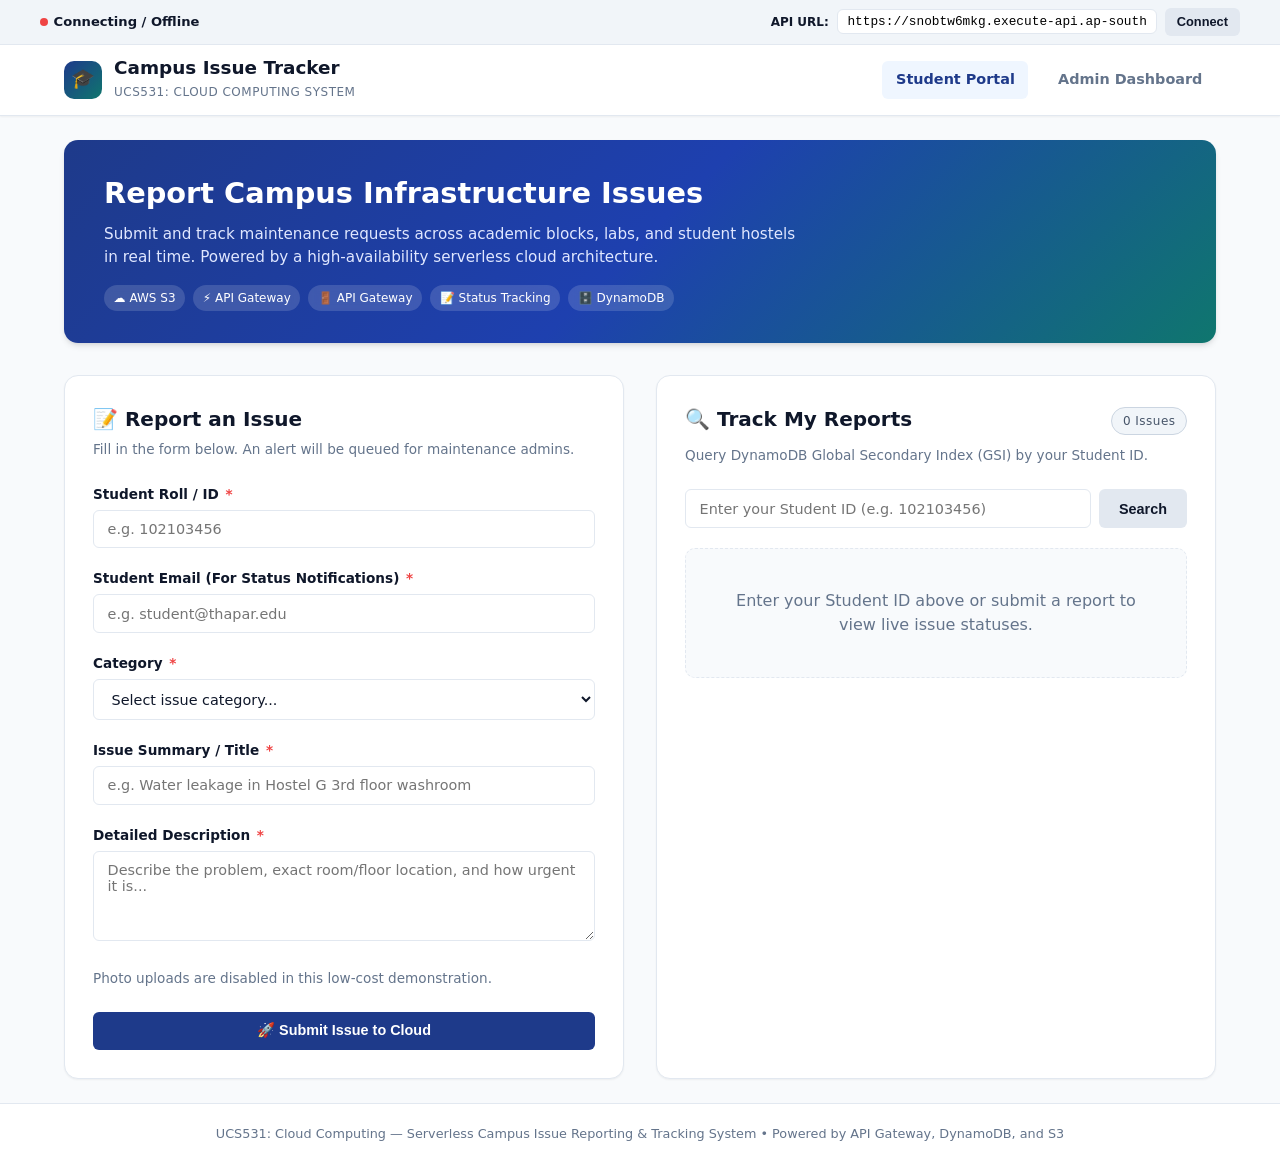
<file: frontend/index.html>
<!DOCTYPE html>
<html lang="en">
<head>
  <meta charset="UTF-8">
  <meta name="viewport" content="width=device-width, initial-scale=1.0">
  <title>Campus Issue Reporting & Tracking Portal | Student View</title>
  <link rel="stylesheet" href="style.css">
</head>
<body>

  <!-- Top API Configuration Bar -->
  <div class="api-bar">
    <div class="api-bar-container">
      <div class="api-status">
        <span class="status-dot offline" id="api-status-dot"></span>
        <span id="api-status-text">Checking AWS API Gateway...</span>
      </div>
      <div class="api-input-group">
        <label for="api-base-url-input" style="font-weight:600; font-size:0.75rem;">API URL:</label>
        <input type="text" id="api-base-url-input" class="api-input" placeholder="https://api-id.execute-api.region.amazonaws.com/dev">
        <button id="api-save-btn" class="btn btn-secondary btn-sm">Connect</button>
      </div>
    </div>
  </div>

  <!-- Navigation Bar -->
  <header class="navbar">
    <div class="nav-container">
      <a href="index.html" class="brand">
        <div class="brand-icon">🎓</div>
        <div class="brand-text">
          <h1>Campus Issue Tracker</h1>
          <span>UCS531: Cloud Computing System</span>
        </div>
      </a>
      <nav class="nav-links">
        <a href="index.html" class="nav-link active">Student Portal</a>
        <a href="admin.html" class="nav-link">Admin Dashboard</a>
      </nav>
    </div>
  </header>

  <!-- Main Content Container -->
  <main class="main-content">
    <!-- Hero Banner -->
    <div class="hero">
      <h2>Report Campus Infrastructure Issues</h2>
      <p>Submit and track maintenance requests across academic blocks, labs, and student hostels in real time. Powered by a high-availability serverless cloud architecture.</p>
      <div class="hero-tags">
        <span class="hero-tag">☁️ AWS S3</span>
        <span class="hero-tag">⚡ API Gateway</span>
        <span class="hero-tag">🚪 API Gateway</span>
        <span class="hero-tag">📝 Status Tracking</span>
        <span class="hero-tag">🗄️ DynamoDB</span>
      </div>
    </div>

    <!-- Student View Grid -->
    <div class="grid-2">

      <!-- Column 1: Submit Issue Form -->
      <section class="card">
        <h3 class="card-title">📝 Report an Issue</h3>
        <p class="card-subtitle">Fill in the form below. An alert will be queued for maintenance admins.</p>

        <form id="issue-form">
          <div class="form-group">
            <label class="form-label" for="student-id">Student Roll / ID <span class="required">*</span></label>
            <input type="text" id="student-id" class="form-control" placeholder="e.g. 102103456" required>
          </div>

          <div class="form-group">
            <label class="form-label" for="student-email">Student Email (For Status Notifications) <span class="required">*</span></label>
            <input type="email" id="student-email" class="form-control" placeholder="e.g. student@thapar.edu" required>
          </div>

          <div class="form-group">
            <label class="form-label" for="category">Category <span class="required">*</span></label>
            <select id="category" class="form-control" required>
              <option value="" disabled selected>Select issue category...</option>
              <option value="Electrical">Electrical (Lights, Fans, ACs, Switches)</option>
              <option value="Network">Network & Wi-Fi Connectivity</option>
              <option value="Plumbing">Plumbing & Water Supply</option>
              <option value="Hostel Maintenance">Hostel Maintenance & Cleaning</option>
              <option value="Furniture">Furniture & Carpentry</option>
              <option value="Lab Equipment">Lab & Classroom Equipment</option>
              <option value="Other">Other Issues</option>
            </select>
          </div>

          <div class="form-group">
            <label class="form-label" for="title">Issue Summary / Title <span class="required">*</span></label>
            <input type="text" id="title" class="form-control" placeholder="e.g. Water leakage in Hostel G 3rd floor washroom" required>
          </div>

          <div class="form-group">
            <label class="form-label" for="description">Detailed Description <span class="required">*</span></label>
            <textarea id="description" class="form-control" placeholder="Describe the problem, exact room/floor location, and how urgent it is..." required></textarea>
          </div>

          <div class="form-group">
            <p class="card-subtitle">Photo uploads are disabled in this low-cost demonstration.</p>
          </div>

          <button type="submit" id="submit-issue-btn" class="btn btn-primary btn-full">
            🚀 Submit Issue to Cloud
          </button>
        </form>
      </section>

      <!-- Column 2: Track Previously Submitted Issues -->
      <section class="card">
        <div style="display:flex; justify-content:space-between; align-items:center; margin-bottom: 0.35rem;">
          <h3 class="card-title">🔍 Track My Reports</h3>
          <span class="badge badge-category" id="student-issues-count">0 Issues</span>
        </div>
        <p class="card-subtitle">Query DynamoDB Global Secondary Index (GSI) by your Student ID.</p>

        <div style="display:flex; gap:0.5rem; margin-bottom: 1.25rem;">
          <input type="text" id="track-student-id" class="form-control" placeholder="Enter your Student ID (e.g. 102103456)">
          <button id="track-btn" class="btn btn-secondary" style="white-space:nowrap;">Search</button>
        </div>

        <!-- Issue Feed Container -->
        <div id="student-issues-container" class="issues-feed">
          <div style="text-align:center; padding: 2.5rem; background: #f8fafc; border: 1px dashed var(--border); border-radius: var(--radius-md); color: var(--text-muted);">
            Enter your Student ID above or submit a report to view live issue statuses.
          </div>
        </div>
      </section>

    </div>
  </main>

  <!-- Footer -->
  <footer>
    UCS531: Cloud Computing — Serverless Campus Issue Reporting & Tracking System &bull; Powered by API Gateway, DynamoDB, and S3
  </footer>

  <script src="config.js"></script>
  <script src="app.js"></script>
  <script>
    document.addEventListener("DOMContentLoaded", () => {
      initStudentPortal();
    });
  </script>
</body>
</html>
</file>
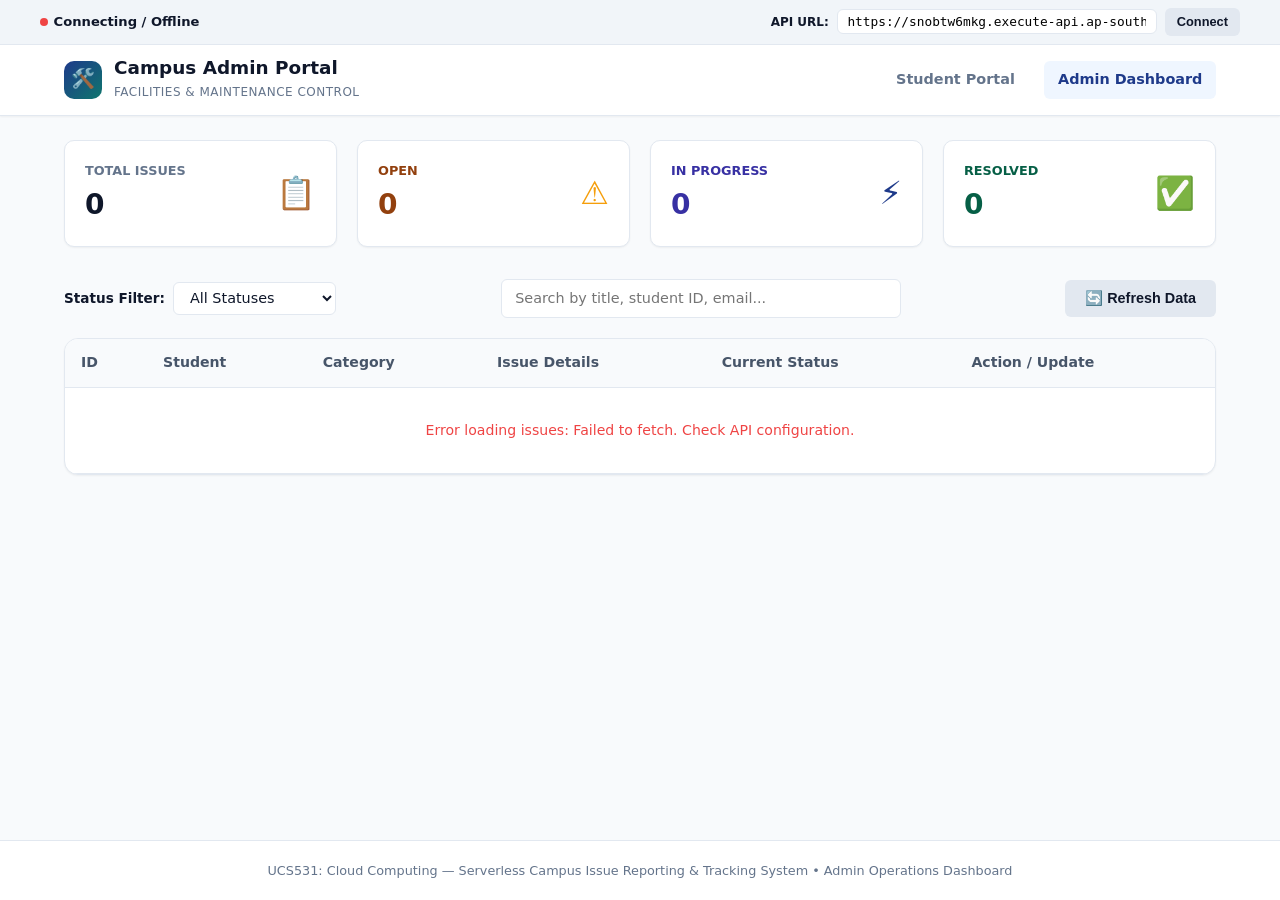
<file: frontend/admin.html>
<!DOCTYPE html>
<html lang="en">
<head>
  <meta charset="UTF-8">
  <meta name="viewport" content="width=device-width, initial-scale=1.0">
  <title>Campus Issue Reporting & Tracking Portal | Admin Dashboard</title>
  <link rel="stylesheet" href="style.css">
</head>
<body>

  <!-- Top API Configuration Bar -->
  <div class="api-bar">
    <div class="api-bar-container">
      <div class="api-status">
        <span class="status-dot offline" id="api-status-dot"></span>
        <span id="api-status-text">Checking AWS API Gateway...</span>
      </div>
      <div class="api-input-group">
        <label for="api-base-url-input" style="font-weight:600; font-size:0.75rem;">API URL:</label>
        <input type="text" id="api-base-url-input" class="api-input" placeholder="https://api-id.execute-api.region.amazonaws.com/dev">
        <button id="api-save-btn" class="btn btn-secondary btn-sm">Connect</button>
      </div>
    </div>
  </div>

  <!-- Navigation Bar -->
  <header class="navbar">
    <div class="nav-container">
      <a href="admin.html" class="brand">
        <div class="brand-icon">🛠️</div>
        <div class="brand-text">
          <h1>Campus Admin Portal</h1>
          <span>Facilities & Maintenance Control</span>
        </div>
      </a>
      <nav class="nav-links">
        <a href="index.html" class="nav-link">Student Portal</a>
        <a href="admin.html" class="nav-link active">Admin Dashboard</a>
      </nav>
    </div>
  </header>

  <!-- Main Content Container -->
  <main class="main-content">

    <!-- Metrics Stat Cards -->
    <section class="metrics-row">
      <div class="metric-card">
        <div>
          <div class="metric-label">Total Issues</div>
          <div class="metric-value" id="metric-total">0</div>
        </div>
        <div style="font-size:2rem; color:var(--text-muted);">📋</div>
      </div>

      <div class="metric-card">
        <div>
          <div class="metric-label" style="color:var(--status-open-text);">Open</div>
          <div class="metric-value" style="color:var(--status-open-text);" id="metric-open">0</div>
        </div>
        <div style="font-size:2rem; color:var(--accent);">⚠️</div>
      </div>

      <div class="metric-card">
        <div>
          <div class="metric-label" style="color:var(--status-progress-text);">In Progress</div>
          <div class="metric-value" style="color:var(--status-progress-text);" id="metric-progress">0</div>
        </div>
        <div style="font-size:2rem; color:var(--primary);">⚡</div>
      </div>

      <div class="metric-card">
        <div>
          <div class="metric-label" style="color:var(--status-resolved-text);">Resolved</div>
          <div class="metric-value" style="color:var(--status-resolved-text);" id="metric-resolved">0</div>
        </div>
        <div style="font-size:2rem; color:var(--success);">✅</div>
      </div>
    </section>

    <!-- Admin Filter & Search Bar -->
    <section class="filter-bar">
      <div class="filter-group">
        <label for="admin-filter-status" style="font-weight:600; font-size:0.85rem;">Status Filter:</label>
        <select id="admin-filter-status" class="form-control" style="width: auto; padding: 0.4rem 0.75rem;">
          <option value="All">All Statuses</option>
          <option value="Open">Open Only</option>
          <option value="In Progress">In Progress Only</option>
          <option value="Resolved">Resolved Only</option>
        </select>
      </div>

      <div class="filter-group" style="flex:1; max-width:400px;">
        <input type="text" id="admin-search-input" class="form-control" placeholder="Search by title, student ID, email...">
      </div>

      <button id="admin-refresh-btn" class="btn btn-secondary">
        🔄 Refresh Data
      </button>
    </section>

    <!-- Issues Table -->
    <section class="table-container">
      <table class="admin-table">
        <thead>
          <tr>
            <th>ID</th>
            <th>Student</th>
            <th>Category</th>
            <th>Issue Details</th>
            <th>Current Status</th>
            <th>Action / Update</th>
          </tr>
        </thead>
        <tbody id="admin-table-body">
          <tr>
            <td colspan="6" style="text-align: center; padding: 2rem; color: var(--text-muted);">
              Connecting to DynamoDB...
            </td>
          </tr>
        </tbody>
      </table>
    </section>

  </main>

  <!-- Footer -->
  <footer>
    UCS531: Cloud Computing — Serverless Campus Issue Reporting & Tracking System &bull; Admin Operations Dashboard
  </footer>

  <script src="config.js"></script>
  <script src="app.js"></script>
  <script>
    document.addEventListener("DOMContentLoaded", () => {
      initAdminPortal();
    });
  </script>
</body>
</html>
</file>
<file: frontend/style.css>
/* ==========================================================================
   Campus Issue Reporting & Tracking System - Unified Stylesheet
   Course: UCS531 - Cloud Computing
   ========================================================================== */

:root {
  --primary: #1e3a8a;          /* Deep Campus Navy */
  --primary-hover: #1d4ed8;
  --primary-light: #eff6ff;
  --secondary: #0f766e;        /* Campus Teal */
  --accent: #f59e0b;           /* Amber */
  --bg-main: #f8fafc;
  --bg-card: #ffffff;
  --text-main: #0f172a;
  --text-muted: #64748b;
  --border: #e2e8f0;
  --border-focus: #3b82f6;

  /* Status Colors */
  --status-open-bg: #fef3c7;
  --status-open-text: #92400e;
  --status-open-border: #fcd34d;

  --status-progress-bg: #e0e7ff;
  --status-progress-text: #3730a3;
  --status-progress-border: #a5b4fc;

  --status-resolved-bg: #d1fae5;
  --status-resolved-text: #065f46;
  --status-resolved-border: #6ee7b7;

  --danger-bg: #fee2e2;
  --danger-text: #991b1b;
  --success: #10b981;
  --warning: #f59e0b;
  --danger: #ef4444;

  --radius-sm: 6px;
  --radius-md: 10px;
  --radius-lg: 14px;
  --shadow-sm: 0 1px 2px 0 rgb(0 0 0 / 0.05);
  --shadow-md: 0 4px 6px -1px rgb(0 0 0 / 0.1), 0 2px 4px -2px rgb(0 0 0 / 0.1);
  --shadow-lg: 0 10px 15px -3px rgb(0 0 0 / 0.1), 0 4px 6px -4px rgb(0 0 0 / 0.1);
  --font-family: system-ui, -apple-system, BlinkMacSystemFont, 'Segoe UI', Roboto, Helvetica, Arial, sans-serif;
}

* {
  box-sizing: border-box;
  margin: 0;
  padding: 0;
}

body {
  font-family: var(--font-family);
  background-color: var(--bg-main);
  color: var(--text-main);
  line-height: 1.5;
  min-height: 100vh;
  display: flex;
  flex-direction: column;
}

/* Header & Navigation */
.navbar {
  background: #ffffff;
  border-bottom: 1px solid var(--border);
  position: sticky;
  top: 0;
  z-index: 100;
  box-shadow: var(--shadow-sm);
}

.nav-container {
  max-width: 1200px;
  margin: 0 auto;
  padding: 0.75rem 1.5rem;
  display: flex;
  align-items: center;
  justify-content: space-between;
}

.brand {
  display: flex;
  align-items: center;
  gap: 0.75rem;
  text-decoration: none;
  color: var(--primary);
}

.brand-icon {
  width: 38px;
  height: 38px;
  background: linear-gradient(135deg, var(--primary), var(--secondary));
  color: #fff;
  border-radius: var(--radius-md);
  display: flex;
  align-items: center;
  justify-content: center;
  font-weight: 700;
  font-size: 1.2rem;
}

.brand-text h1 {
  font-size: 1.15rem;
  font-weight: 700;
  color: var(--text-main);
  line-height: 1.2;
}

.brand-text span {
  font-size: 0.75rem;
  color: var(--text-muted);
  text-transform: uppercase;
  letter-spacing: 0.5px;
}

.nav-links {
  display: flex;
  align-items: center;
  gap: 1rem;
}

.nav-link {
  text-decoration: none;
  font-size: 0.9rem;
  font-weight: 600;
  color: var(--text-muted);
  padding: 0.5rem 0.85rem;
  border-radius: var(--radius-sm);
  transition: all 0.2s ease;
}

.nav-link:hover {
  color: var(--primary);
  background: var(--primary-light);
}

.nav-link.active {
  color: var(--primary);
  background: var(--primary-light);
}

/* API Config Banner */
.api-bar {
  background: #f1f5f9;
  border-bottom: 1px solid var(--border);
  padding: 0.5rem 1.5rem;
  font-size: 0.82rem;
}

.api-bar-container {
  max-width: 1200px;
  margin: 0 auto;
  display: flex;
  align-items: center;
  justify-content: space-between;
  flex-wrap: wrap;
  gap: 0.5rem;
}

.api-input-group {
  display: flex;
  align-items: center;
  gap: 0.5rem;
}

.api-input {
  padding: 0.25rem 0.6rem;
  font-size: 0.8rem;
  font-family: monospace;
  border: 1px solid var(--border);
  border-radius: var(--radius-sm);
  width: 320px;
  max-width: 100%;
}

.api-status {
  display: inline-flex;
  align-items: center;
  gap: 0.35rem;
  font-weight: 600;
}

.status-dot {
  width: 8px;
  height: 8px;
  border-radius: 50%;
  background: #94a3b8;
}

.status-dot.online {
  background: var(--success);
}

.status-dot.offline {
  background: var(--danger);
}

/* Main Container */
.main-content {
  flex: 1;
  max-width: 1200px;
  width: 100%;
  margin: 1.5rem auto;
  padding: 0 1.5rem;
}

/* Hero Section */
.hero {
  background: linear-gradient(135deg, #1e3a8a 0%, #1e40af 50%, #0f766e 100%);
  color: #fff;
  padding: 2rem 2.5rem;
  border-radius: var(--radius-lg);
  margin-bottom: 2rem;
  box-shadow: var(--shadow-md);
}

.hero h2 {
  font-size: 1.8rem;
  font-weight: 800;
  margin-bottom: 0.5rem;
}

.hero p {
  color: #e0e7ff;
  font-size: 0.95rem;
  max-width: 700px;
}

.hero-tags {
  margin-top: 1rem;
  display: flex;
  flex-wrap: wrap;
  gap: 0.5rem;
}

.hero-tag {
  background: rgba(255, 255, 255, 0.15);
  padding: 0.25rem 0.6rem;
  border-radius: 20px;
  font-size: 0.75rem;
  font-weight: 500;
  backdrop-filter: blur(4px);
}

/* Layout Grid */
.grid-2 {
  display: grid;
  grid-template-columns: 1fr 1fr;
  gap: 2rem;
}

@media (max-width: 900px) {
  .grid-2 {
    grid-template-columns: 1fr;
  }
}

/* Cards */
.card {
  background: var(--bg-card);
  border: 1px solid var(--border);
  border-radius: var(--radius-lg);
  padding: 1.75rem;
  box-shadow: var(--shadow-sm);
  transition: transform 0.2s ease, box-shadow 0.2s ease;
}

.card:hover {
  box-shadow: var(--shadow-md);
}

.card-title {
  font-size: 1.25rem;
  font-weight: 700;
  margin-bottom: 0.35rem;
  color: var(--text-main);
  display: flex;
  align-items: center;
  gap: 0.5rem;
}

.card-subtitle {
  font-size: 0.85rem;
  color: var(--text-muted);
  margin-bottom: 1.5rem;
}

/* Form Styles */
.form-group {
  margin-bottom: 1.25rem;
}

.form-label {
  display: block;
  font-size: 0.85rem;
  font-weight: 600;
  margin-bottom: 0.35rem;
  color: var(--text-main);
}

.form-label .required {
  color: var(--danger);
  margin-left: 2px;
}

.form-control {
  width: 100%;
  padding: 0.65rem 0.85rem;
  font-size: 0.9rem;
  font-family: inherit;
  color: var(--text-main);
  background: #ffffff;
  border: 1px solid var(--border);
  border-radius: var(--radius-sm);
  transition: border-color 0.2s ease, box-shadow 0.2s ease;
}

.form-control:focus {
  outline: none;
  border-color: var(--border-focus);
  box-shadow: 0 0 0 3px rgba(59, 130, 246, 0.15);
}

textarea.form-control {
  resize: vertical;
  min-height: 90px;
}

/* File Upload */
.file-upload-box {
  border: 2px dashed var(--border);
  border-radius: var(--radius-md);
  padding: 1.25rem;
  text-align: center;
  background: #f8fafc;
  cursor: pointer;
  transition: all 0.2s ease;
}

.file-upload-box:hover {
  border-color: var(--primary);
  background: var(--primary-light);
}

.file-upload-box input[type="file"] {
  display: none;
}

.file-upload-text {
  font-size: 0.85rem;
  color: var(--text-muted);
}

.file-preview {
  margin-top: 0.75rem;
  display: flex;
  align-items: center;
  gap: 0.75rem;
}

.file-preview img {
  width: 55px;
  height: 55px;
  object-fit: cover;
  border-radius: var(--radius-sm);
  border: 1px solid var(--border);
}

/* Buttons */
.btn {
  display: inline-flex;
  align-items: center;
  justify-content: center;
  gap: 0.4rem;
  padding: 0.65rem 1.25rem;
  font-size: 0.9rem;
  font-weight: 600;
  border-radius: var(--radius-sm);
  border: none;
  cursor: pointer;
  transition: all 0.2s ease;
  text-decoration: none;
}

.btn-primary {
  background: var(--primary);
  color: #fff;
}

.btn-primary:hover {
  background: var(--primary-hover);
}

.btn-secondary {
  background: #e2e8f0;
  color: var(--text-main);
}

.btn-secondary:hover {
  background: #cbd5e1;
}

.btn-sm {
  padding: 0.4rem 0.75rem;
  font-size: 0.8rem;
}

.btn-full {
  width: 100%;
}

.btn:disabled {
  opacity: 0.6;
  cursor: not-allowed;
}

/* Status Badges */
.badge {
  display: inline-flex;
  align-items: center;
  gap: 0.3rem;
  padding: 0.25rem 0.65rem;
  border-radius: 9999px;
  font-size: 0.75rem;
  font-weight: 700;
  text-transform: uppercase;
  letter-spacing: 0.5px;
}

.badge-open {
  background: var(--status-open-bg);
  color: var(--status-open-text);
  border: 1px solid var(--status-open-border);
}

.badge-in-progress {
  background: var(--status-progress-bg);
  color: var(--status-progress-text);
  border: 1px solid var(--status-progress-border);
}

.badge-resolved {
  background: var(--status-resolved-bg);
  color: var(--status-resolved-text);
  border: 1px solid var(--status-resolved-border);
}

.badge-category {
  background: #f1f5f9;
  color: #475569;
  border: 1px solid #cbd5e1;
  text-transform: none;
  font-weight: 500;
}

/* Issues List (Student View) */
.issues-feed {
  display: flex;
  flex-direction: column;
  gap: 1rem;
  margin-top: 1rem;
}

.issue-card {
  background: #ffffff;
  border: 1px solid var(--border);
  border-radius: var(--radius-md);
  padding: 1.25rem;
  display: flex;
  flex-direction: column;
  gap: 0.75rem;
  box-shadow: var(--shadow-sm);
  transition: all 0.2s ease;
}

.issue-card:hover {
  border-color: #cbd5e1;
  box-shadow: var(--shadow-md);
}

.issue-header {
  display: flex;
  align-items: flex-start;
  justify-content: space-between;
  gap: 0.5rem;
}

.issue-header-title {
  font-size: 1.05rem;
  font-weight: 700;
  color: var(--text-main);
}

.issue-meta {
  display: flex;
  flex-wrap: wrap;
  align-items: center;
  gap: 0.5rem;
  font-size: 0.78rem;
  color: var(--text-muted);
}

.issue-desc {
  font-size: 0.88rem;
  color: #334155;
  white-space: pre-line;
}

.issue-photo-preview {
  margin-top: 0.25rem;
}

.issue-photo-preview img {
  max-width: 100%;
  max-height: 180px;
  border-radius: var(--radius-sm);
  object-fit: cover;
  border: 1px solid var(--border);
  cursor: pointer;
}

/* Admin Dashboard Metrics */
.metrics-row {
  display: grid;
  grid-template-columns: repeat(4, 1fr);
  gap: 1.25rem;
  margin-bottom: 2rem;
}

@media (max-width: 900px) {
  .metrics-row {
    grid-template-columns: repeat(2, 1fr);
  }
}

.metric-card {
  background: #ffffff;
  border: 1px solid var(--border);
  border-radius: var(--radius-md);
  padding: 1.25rem;
  display: flex;
  align-items: center;
  justify-content: space-between;
  box-shadow: var(--shadow-sm);
}

.metric-label {
  font-size: 0.8rem;
  font-weight: 600;
  color: var(--text-muted);
  text-transform: uppercase;
}

.metric-value {
  font-size: 1.75rem;
  font-weight: 800;
  color: var(--text-main);
  margin-top: 0.25rem;
}

/* Admin Table */
.table-container {
  overflow-x: auto;
  background: #ffffff;
  border: 1px solid var(--border);
  border-radius: var(--radius-lg);
  box-shadow: var(--shadow-sm);
}

.admin-table {
  width: 100%;
  border-collapse: collapse;
  text-align: left;
  font-size: 0.88rem;
}

.admin-table th {
  background: #f8fafc;
  padding: 0.85rem 1rem;
  font-weight: 700;
  color: #475569;
  border-bottom: 1px solid var(--border);
  white-space: nowrap;
}

.admin-table td {
  padding: 1rem;
  border-bottom: 1px solid var(--border);
  vertical-align: top;
}

.admin-table tr:hover td {
  background: #f8fafc;
}

.action-group {
  display: flex;
  align-items: center;
  gap: 0.4rem;
}

.status-select {
  padding: 0.35rem 0.5rem;
  font-size: 0.82rem;
  border-radius: var(--radius-sm);
  border: 1px solid var(--border);
  background: #fff;
}

/* Filter controls */
.filter-bar {
  display: flex;
  flex-wrap: wrap;
  align-items: center;
  justify-content: space-between;
  gap: 1rem;
  margin-bottom: 1.25rem;
}

.filter-group {
  display: flex;
  align-items: center;
  gap: 0.5rem;
}

/* Toast Notifications */
#toast-container {
  position: fixed;
  bottom: 1.5rem;
  right: 1.5rem;
  z-index: 9999;
  display: flex;
  flex-direction: column;
  gap: 0.5rem;
}

.toast {
  padding: 0.85rem 1.25rem;
  border-radius: var(--radius-md);
  color: #fff;
  font-size: 0.88rem;
  font-weight: 500;
  box-shadow: var(--shadow-lg);
  display: flex;
  align-items: center;
  gap: 0.5rem;
  animation: slideIn 0.3s ease-out;
  max-width: 400px;
}

.toast-success { background: #059669; }
.toast-error { background: #dc2626; }
.toast-info { background: #2563eb; }

@keyframes slideIn {
  from { transform: translateX(100%); opacity: 0; }
  to { transform: translateX(0); opacity: 1; }
}

/* Image Modal */
.modal-overlay {
  display: none;
  position: fixed;
  inset: 0;
  background: rgba(15, 23, 42, 0.75);
  backdrop-filter: blur(4px);
  z-index: 1000;
  align-items: center;
  justify-content: center;
  padding: 1.5rem;
}

.modal-overlay.active {
  display: flex;
}

.modal-content {
  background: #fff;
  border-radius: var(--radius-lg);
  max-width: 700px;
  width: 100%;
  overflow: hidden;
  box-shadow: var(--shadow-lg);
}

.modal-header {
  padding: 1rem 1.25rem;
  border-bottom: 1px solid var(--border);
  display: flex;
  align-items: center;
  justify-content: space-between;
}

.modal-body {
  padding: 1.25rem;
  text-align: center;
}

.modal-body img {
  max-width: 100%;
  max-height: 70vh;
  border-radius: var(--radius-sm);
  object-fit: contain;
}

.close-btn {
  background: transparent;
  border: none;
  font-size: 1.5rem;
  cursor: pointer;
  color: var(--text-muted);
}

/* Footer */
footer {
  margin-top: auto;
  border-top: 1px solid var(--border);
  background: #ffffff;
  padding: 1.25rem 1.5rem;
  text-align: center;
  font-size: 0.8rem;
  color: var(--text-muted);
}
</file>
